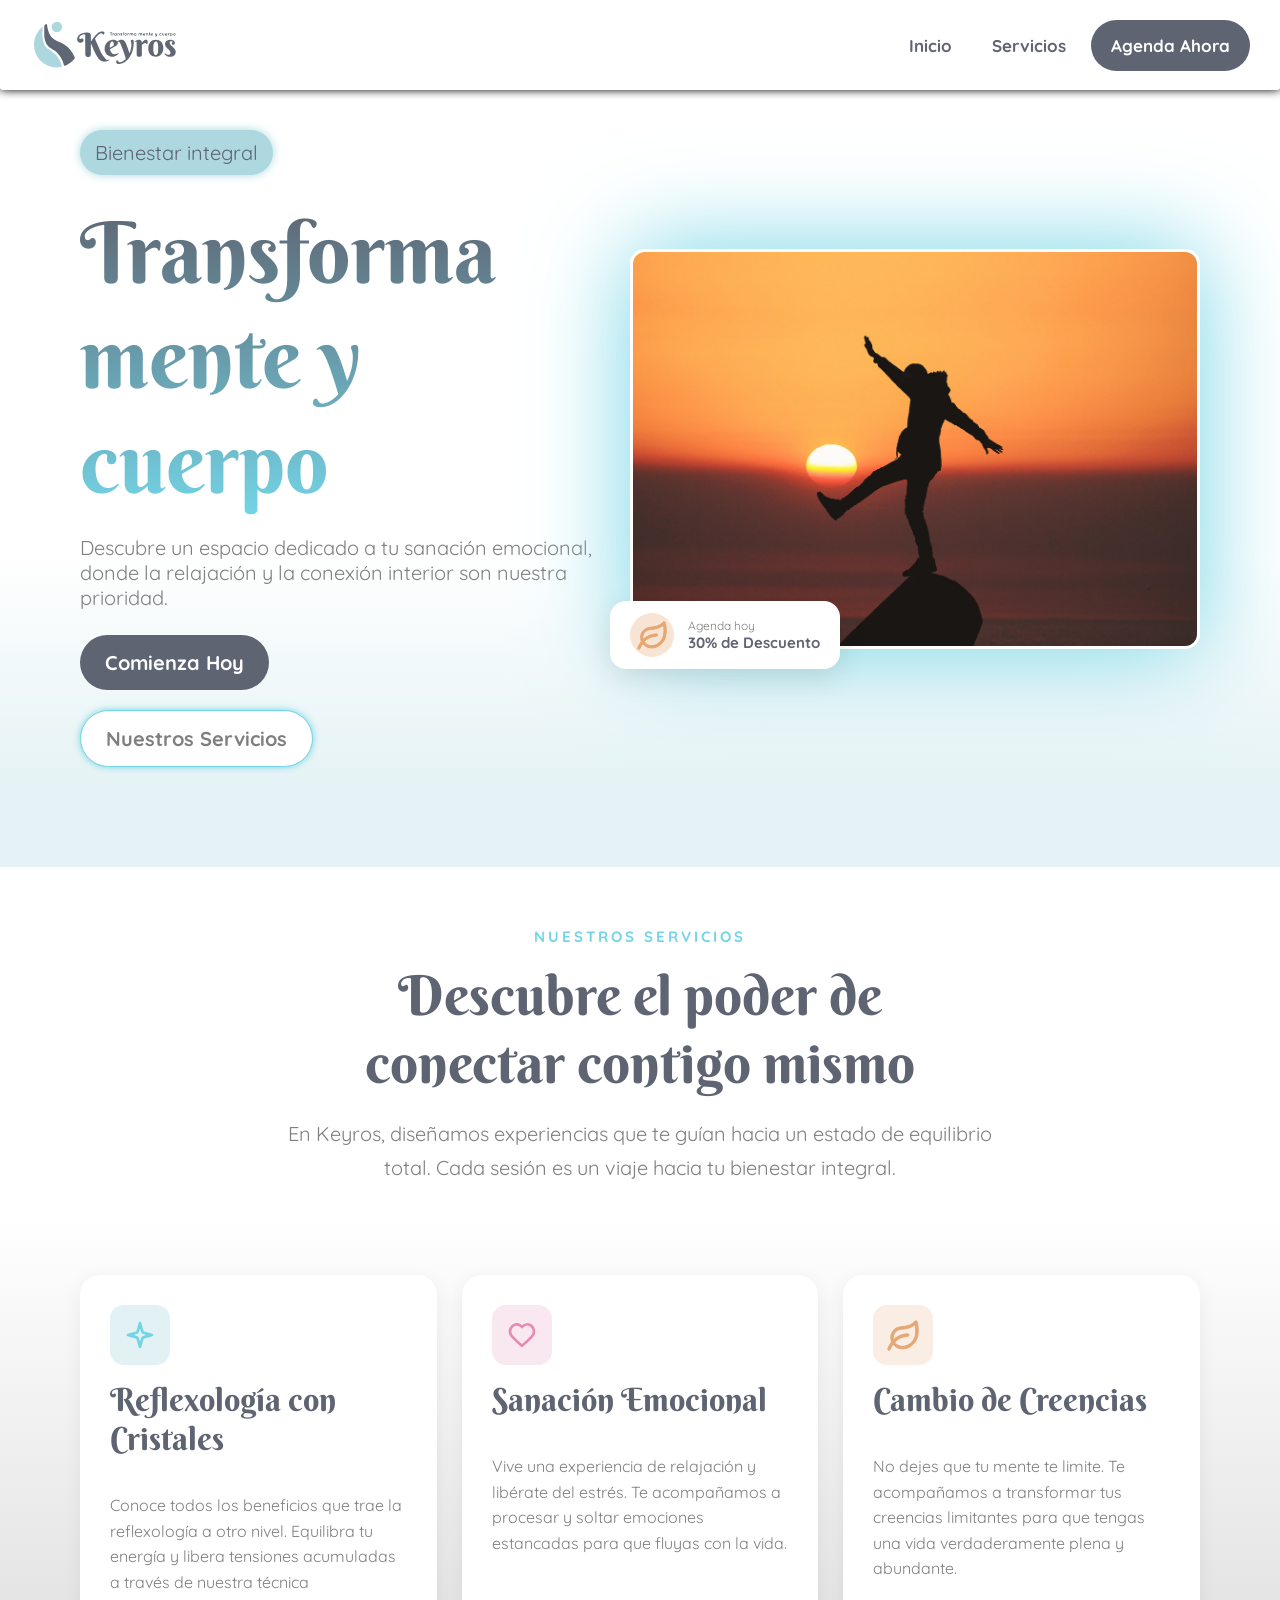
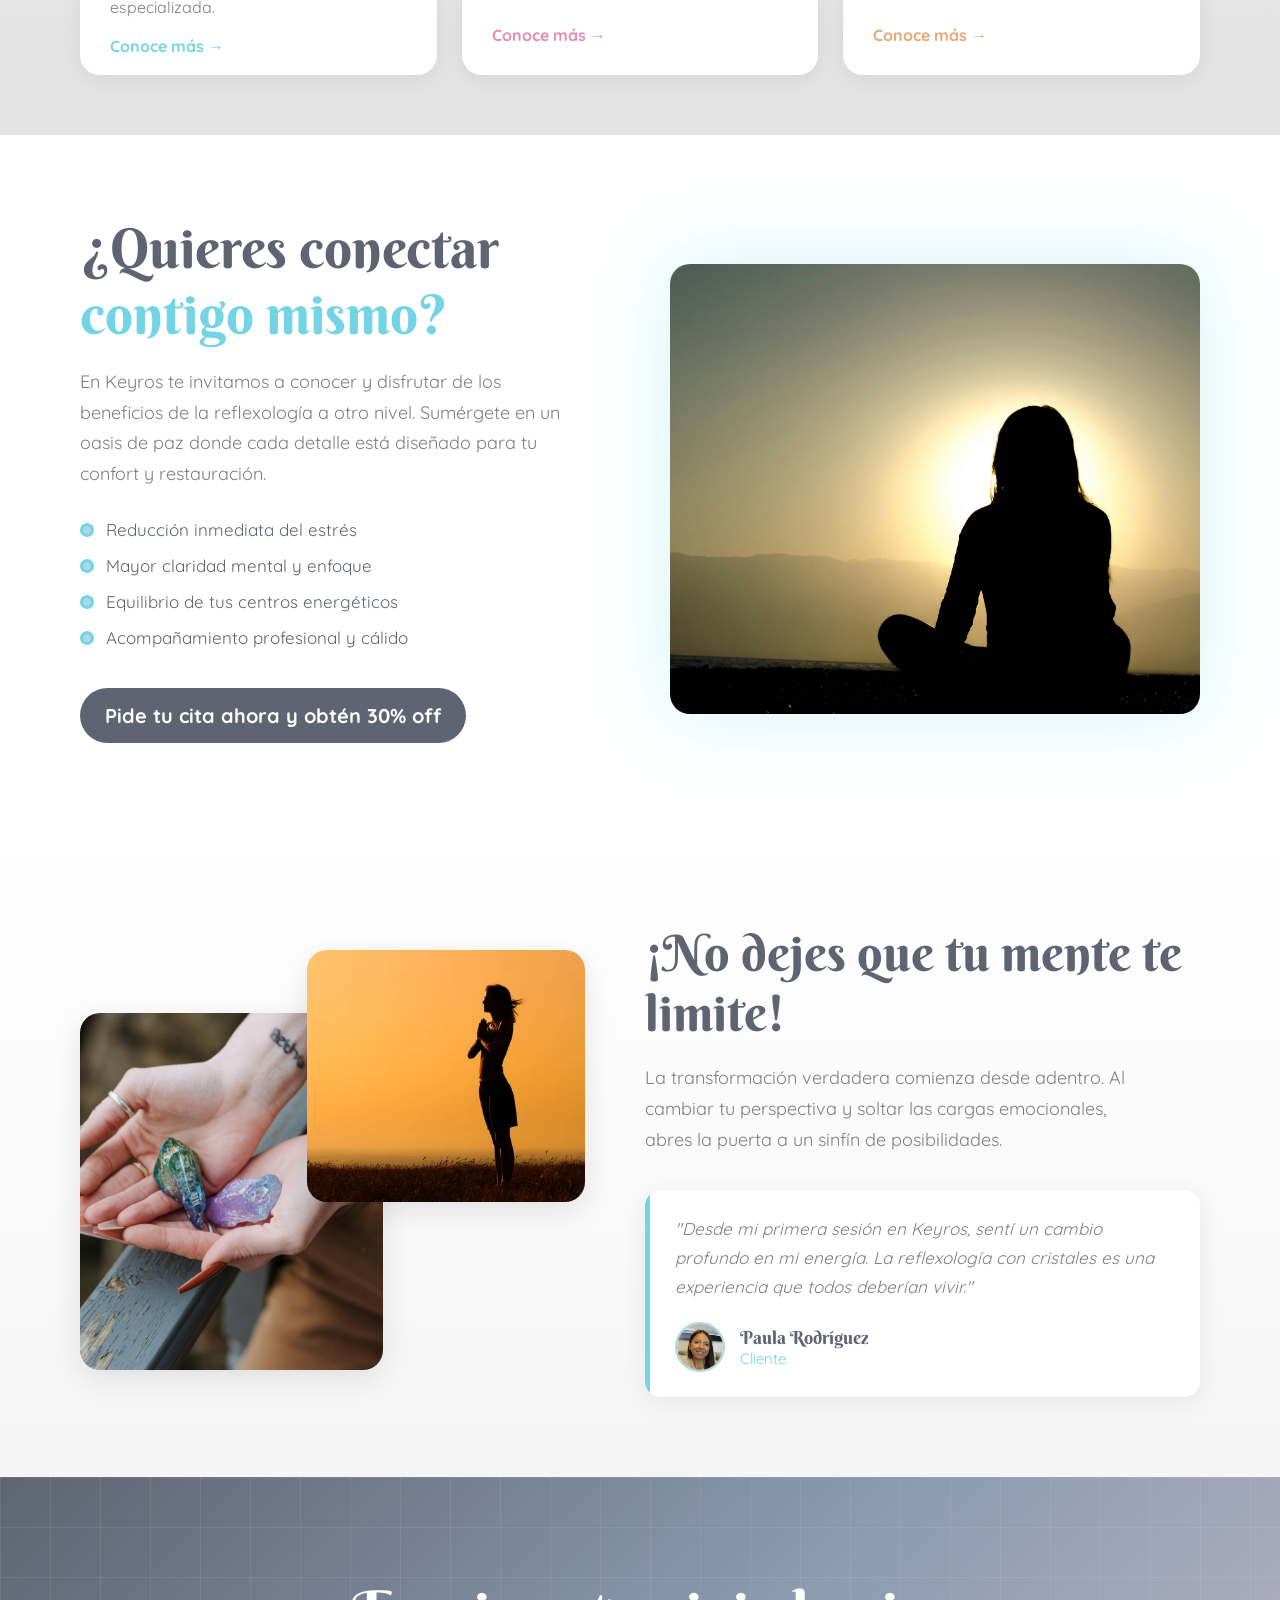
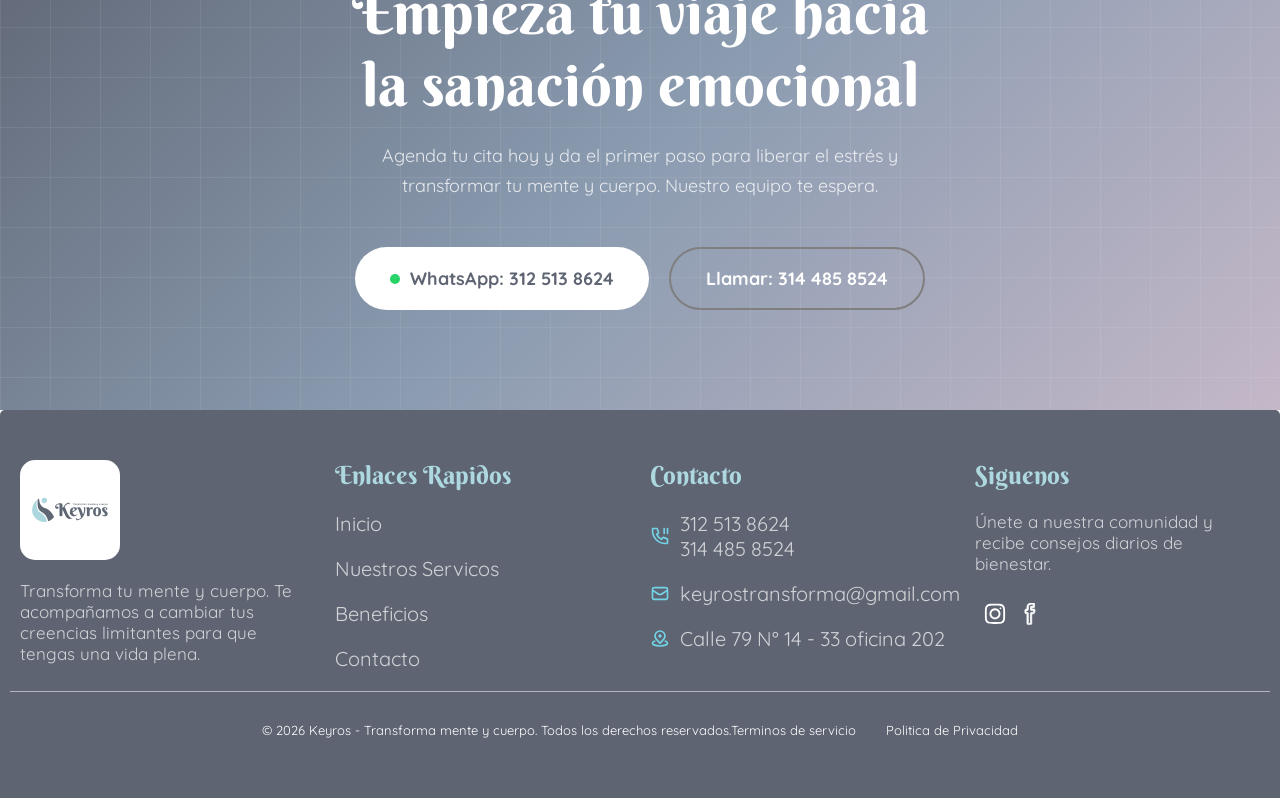
<file: index.html>
<!doctype html>
<html lang="en">
  <head>
    <meta charset="UTF-8" />
    <meta name="viewport" content="width=device-width, initial-scale=1.0" />
    <title>Keyros</title>
    <link rel="stylesheet" href="styles.css" />
    <link rel="stylesheet" href="index.css" />
    <link rel="icon" type="image/png" href="/imgs/page__icon.png" />
  </head>

  <body>
    <header class="header__container">
      <div class="logo">
        <img src="/imgs/logo_main.svg" alt="" class="logo__img" />
      </div>

      <div class="logo logo__mobile">
        <img src="/imgs/page__icon.png" alt="" class="logo__img" />
      </div>

      <input type="checkbox" id="toggle__menu" />
      <label for="toggle__menu">
        <img class="menu__icon" src="/imgs/bars-solid-full.svg" alt="" />
      </label>

      <nav class="menu">
        <ul class="menu__list">
          <li class="menu__item">
            <a class="menu__link" href="index.html">Inicio</a>
          </li>
          <li class="menu__item">
            <a class="menu__link" href="#servicios">Servicios</a>
          </li>
          <li class="menu__item agenda">
            <a class="menu__link" href="form.html">Agenda Ahora</a>
          </li>
        </ul>
      </nav>
    </header>

    <main>
      <section class="container__main__page background__gradient1">
        <div class="main__title">
          <div class="floating__text">
            <p>Bienestar integral</p>
          </div>

          <h1>Transforma mente y cuerpo</h1>
          <div class="menu__buttons">
            <p class="description__text">
              Descubre un espacio dedicado a tu sanación emocional, donde la
              relajación y la conexión interior son nuestra prioridad.
            </p>

            <a href="/form.html" class="start">
              <p>Comienza Hoy </p>
            </a>
            <a href="/servicios.html" class="services">
              <p>Nuestros Servicios</p>
            </button></a>
          </div>
        </div>

        <div class="main__image">
          <img src="/imgs/contraluz-silueta-atardecer.jpg" alt="" />

          <div class="float__card">
            <div class="float__card__icon">
              <img src="/imgs/leaf-svgrepo-com.svg" alt="" />
            </div>
            <div>
              <p class="float__card__label">Agenda hoy</p>
              <p class="float__card__texto">30% de Descuento</p>
            </div>
          </div>
        </div>
      </section>

      <section id="servicios" class="services__header">
        <p class="services__text">Nuestros Servicios</p>

        <h2 class="services__title">
          Descubre el poder de <br />
          conectar contigo mismo
        </h2>

        <p class="services__subtitle">
          En Keyros, diseñamos experiencias que te guían hacia un estado de
          equilibrio total. Cada sesión es un viaje hacia tu bienestar integral.
        </p>
      </section>

      <section class="cards__section background__gradient2">
        <div class="service__card">
          <div class="card__icon card__icon__blue">
            <img class="blue" src="/imgs/star-alt-4-svgrepo-com.svg" alt="" />
          </div>

          <h3 class="card__title">Reflexología con Cristales</h3>

          <p class="card__description">
            Conoce todos los beneficios que trae la reflexología a otro nivel.
            Equilibra tu energía y libera tensiones acumuladas a través de
            nuestra técnica especializada.
          </p>

          <a href="/servicios.html#1" class="card__link link__color__blue">Conoce más →</a>
        </div>

        <div class="service__card">
          <div class="card__icon card__icon__pink">
            <img class="pink" src="/imgs/heart-svgrepo-com.svg" alt="" />
          </div>

          <h3 class="card__title">Sanación Emocional</h3>

          <p class="card__description">
            Vive una experiencia de relajación y libérate del estrés. Te
            acompañamos a procesar y soltar emociones estancadas para que fluyas
            con la vida.
          </p>

          <a href="/servicios.html#2" class="card__link link__color__pink">Conoce más →</a>
        </div>

        <div class="service__card">
          <div class="card__icon card__icon__orange">
            <img class="orange" src="/imgs/leaf-svgrepo-com.svg" alt="" />
          </div>

          <h3 class="card__title">Cambio de Creencias</h3>

          <p class="card__description">
            No dejes que tu mente te limite. Te acompañamos a transformar tus
            creencias limitantes para que tengas una vida verdaderamente plena y
            abundante.
          </p>

          <a href="/servicios.html#3" class="card__link link__color__orange">Conoce más →</a>
        </div>
      </section>

      <section id="beneficios" class="benefits__section">
        <div class="benefits__text">
          <h2 class="benefits__title">
            ¿Quieres conectar <br />

            <span class="benefits__title__color">contigo mismo?</span>
          </h2>

          <p class="benefits__description">
            En Keyros te invitamos a conocer y disfrutar de los beneficios de la
            reflexología a otro nivel. Sumérgete en un oasis de paz donde cada
            detalle está diseñado para tu confort y restauración.
          </p>

          <ul class="benefits__list">
            <li class="benefit__item">
              <span class="benefit__dot"></span>
              Reducción inmediata del estrés
            </li>
            <li class="benefit__item">
              <span class="benefit__dot"></span>
              Mayor claridad mental y enfoque
            </li>
            <li class="benefit__item">
              <span class="benefit__dot"></span>
              Equilibrio de tus centros energéticos
            </li>
            <li class="benefit__item">
              <span class="benefit__dot"></span>
              Acompañamiento profesional y cálido
            </li>
          </ul>
           <a  href="/form.html"><button class="start space">Pide tu cita ahora y obtén 30% off</button></a>
        </div>
        <div class="benefits__img">
          <img src="/imgs/señora_mirando_el_sol_relajada.jpg" alt="" />
        </div>
      </section>

      <section class="mind__section">
        <div class="mind__imgs">
          <div class="mind__img mind__img__1">
            <img src="imgs/mano_sostiene_cristales_real.webp" alt="" />
          </div>

          <div class="mind__img mind__img__2">
            <img src="imgs/paz_persona_libre.jpg" alt="" />
          </div>
        </div>

        <div class="mind__content">
          <h2 class="mind__title">¡No dejes que tu mente te limite!</h2>

          <p class="mind__text">
            La transformación verdadera comienza desde adentro. Al cambiar tu
            perspectiva y soltar las cargas emocionales, abres la puerta a un
            sinfín de posibilidades.
          </p>

          <div class="testimonio">
            <div class="testimonial__separator"></div>

            <div class="testimonial__text">
              <p class="testimonial__opinion">
                "Desde mi primera sesión en Keyros, sentí un cambio profundo en
                mi energía. La reflexología con cristales es una experiencia que
                todos deberían vivir."
              </p>
              <div class="testimonial__person">
                <img
                  src="/imgs/persona_testimonio.JPG"
                  alt=""
                  class="testimonial__img"
                />
                <div>
                  <p class="name">Paula Rodríguez</p>

                  <p class="client">Cliente</p>
                </div>
              </div>
            </div>
          </div>
        </div>
      </section>

      <section id="contacto" class="call__section">
        <div class="call__background"></div>
        <div class="call__text">
          <h2 class="call__title">
            Empieza tu viaje hacia <br />
            la sanación emocional
          </h2>
          <p class="call__subtitle">
            Agenda tu cita hoy y da el primer paso para liberar el estrés y
            transformar tu mente y cuerpo. Nuestro equipo te espera.
          </p>
          <div class="call__buttons">
            <a
              href="https://wa.me/573125138624"
              target="_blank"
              class="call__button call__button__whats"
            >
              <span class="call__dot__green"></span>
              WhatsApp: 312 513 8624
            </a>
            <a
              href="tel:+573144858524"
              class="call__button call__button__phone"
            >
              Llamar: 314 485 8524
            </a>
          </div>
        </div>
      </section>
    </main>

    <footer>
      <div class="footer__text">
        <div class="footer__text__section">
          <div class="white__logo"><img src="/imgs/logo_main.svg" /></div>
          <div class="footer__paragraph">
            <p>
              Transforma tu mente y cuerpo. Te acompañamos a cambiar tus
              creencias limitantes para que tengas una vida plena.
            </p>
          </div>
        </div>
        <div class="footer__text__section">
          <div class="footer__section__title">
            <h3>Enlaces Rapidos</h3>
            <nav>
              <ul class="footer__list">
                <li class="footer__list__item"><a href="#">Inicio</a></li>

                <li class="footer__list__item">
                  <a href="#servicios">Nuestros Servicos</a>
                </li>

                <li class="footer__list__item">
                  <a href="#beneficios">Beneficios</a>
                </li>

                <li class="footer__list__item">
                  <a href="#contacto">Contacto</a>
                </li>
              </ul>
            </nav>
          </div>
        </div>
        <div class="footer__text__section">
          <div class="footer__section__title">
            <h3>Contacto</h3>
          </div>
          <nav>
            <ul class="footer__list">
              <li class="footer__list__item">
                <img
                  src="/imgs/phone-pause-svgrepo-com.svg"
                  alt=""
                  class="footer__link__icon"
                />
                <div class="numbers">
                  <a href=""> 312 513 8624 </a>
                  <br />
                  <a href=""> 314 485 8524 </a>
                </div>
              </li>

              <li class="footer__list__item">
                <img
                  src="/imgs/mail-svgrepo-com.svg"
                  alt=""
                  class="footer__link__icon"
                /><a href="mailto:keyrostransforma@gmail.com">keyrostransforma@gmail.com</a>
              </li>

              <li class="footer__list__item">
                <img
                  src="/imgs/map-pin-alt-svgrepo-com.svg"
                  alt=""
                  class="footer__link__icon"
                /><a
                  target="_blank"  href="https://www.google.com/maps/place/Cl.+79+%23+14-+33,+Bogot%C3%A1/@4.664915,-74.0572863,17z/data=!3m1!4b1!4m6!3m5!1s0x8e3f9a5f12ed7e97:0x460403b6933eddb8!8m2!3d4.664915!4d-74.0572863!16s%2Fg%2F11m6qz9rjn?entry=ttu&g_ep=EgoyMDI2MDQxNC4wIKXMDSoASAFQAw%3D%3D"
                  >Calle 79 N° 14 - 33 oficina 202</a
                >
              </li>
            </ul>
          </nav>
        </div>
        <div class="footer__text__section">
          <div class="footer__section__title">
            <h3>Siguenos</h3>
          </div>

          <p class="footer__paragraph">
            Únete a nuestra comunidad y recibe consejos diarios de bienestar.
          </p>

          <div class="footer__socials">
            <div class="footer_socials_img">
              <a href="https://www.instagram.com/keyros_transforma/" target="_blank">
                <img
                  class="footer__link__icon"
                  src="imgs/instagram-svgrepo-com.svg"
                  alt=""
                />
              </a>
            </div>
            <div class="footer_socials_img">
              <img
                class="footer__link__icon"
                src="imgs/facebook-svgrepo-com.svg"
                alt=""
              />
            </div>
          </div>
        </div>
      </div>
      <div class="footer__brand">
        <p class="brand">
          © 2026 Keyros - Transforma mente y cuerpo. Todos los derechos
          reservados.
        </p>

        <ul class="terminos">
          <li><a href="">Terminos de servicio</a></li>
          <li><a href="">Politica de Privacidad</a></li>
        </ul>
      </div>
    </footer>
  </body>
</html>
</file>
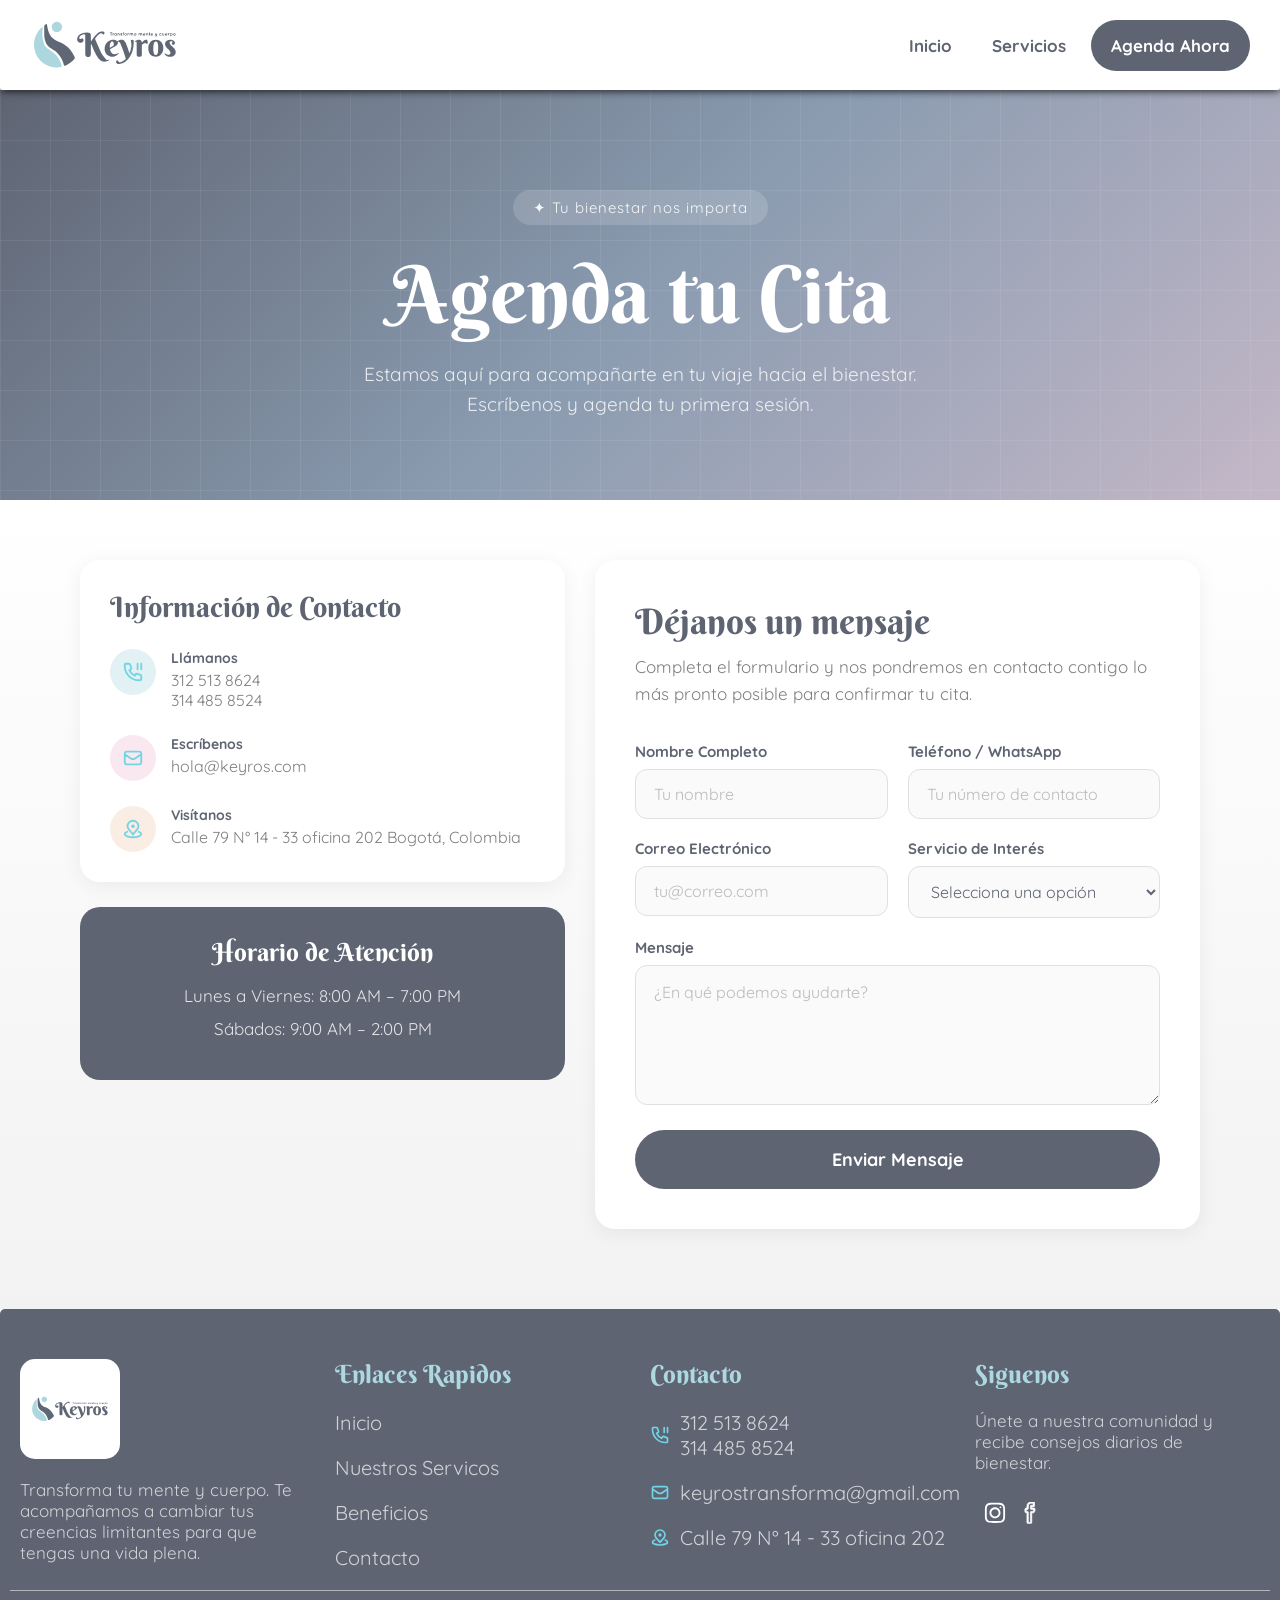
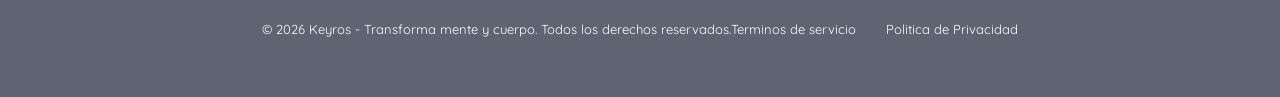
<file: form.html>
<!doctype html>
<html lang="es">
  <head>
    <meta charset="UTF-8" />
    <meta name="viewport" content="width=device-width, initial-scale=1.0" />
    <title>Agenda tu Cita - Keyros</title>
    <link rel="stylesheet" href="styles.css" />
    <link rel="stylesheet" href="form.css" />
    <link rel="icon" type="image/png" href="/imgs/page__icon.png" />
  </head>

  <body>
    <header class="header__container">
      <div class="logo">
        <img src="/imgs/logo_main.svg" alt="" class="logo__img" />
      </div>

      <div class="logo logo__mobile">
        <img src="/imgs/page__icon.png" alt="" class="logo__img" />
      </div>

      <input type="checkbox" id="toggle__menu" />
      <label for="toggle__menu">
        <img class="menu__icon" src="/imgs/bars-solid-full.svg" alt="" />
      </label>

      <nav class="menu">
        <ul class="menu__list">
          <li class="menu__item">
            <a class="menu__link" href="index.html">Inicio</a>
          </li>
          <li class="menu__item">
            <a class="menu__link" href="index.html#servicios">Servicios</a>
          </li>
          <li class="menu__item agenda">
            <a class="menu__link" href="form.html">Agenda Ahora</a>
          </li>
        </ul>
      </nav>
    </header>

    <main class="form__main">
      <section class="form__banner">
        <div class="form__banner__bg"></div>
        <div class="form__banner__content">
          <p class="form__banner__text">✦ Tu bienestar nos importa</p>
          <h1 class="form__banner__title">Agenda tu Cita</h1>
          <p class="form__banner__subtitle">
            Estamos aquí para acompañarte en tu viaje hacia el bienestar.
            Escríbenos y agenda tu primera sesión.
          </p>
        </div>
      </section>

      <section class="form__section">
        <div class="contact__info">
          <div class="contact__card">
            <h2 class="contact__card__title">Información de Contacto</h2>

            <div class="contact__item">
              <div class="contact__icon contact__icon__blue">
                <img src="/imgs/phone-pause-svgrepo-com.svg" alt="" />
              </div>
              <div>
                <p class="contact__label">Llámanos</p>
                <a href="tel:+573125138624" class="contact__value"
                  >312 513 8624</a
                ><br />
                <a href="tel:+573144858524" class="contact__value"
                  >314 485 8524</a
                >
              </div>
            </div>

            <div class="contact__item">
              <div class="contact__icon contact__icon__pink">
                <img src="/imgs/mail-svgrepo-com.svg" alt="" />
              </div>
              <div>
                <p class="contact__label">Escríbenos</p>
                <a href="" class="contact__value">hola@keyros.com</a>
              </div>
            </div>

            <div class="contact__item">
              <div class="contact__icon contact__icon__orange">
                <img src="/imgs/map-pin-alt-svgrepo-com.svg" alt="" />
              </div>
              <div>
                <p class="contact__label">Visítanos</p>
                <a
                  target="_blank"
                  class="contact__value"
                  href="https://www.google.com/maps/place/Cl.+79+%23+14-+33,+Bogot%C3%A1/@4.664915,-74.0572863,17z/data=!3m1!4b1!4m6!3m5!1s0x8e3f9a5f12ed7e97:0x460403b6933eddb8!8m2!3d4.664915!4d-74.0572863!16s%2Fg%2F11m6qz9rjn?entry=ttu&g_ep=EgoyMDI2MDQxNC4wIKXMDSoASAFQAw%3D%3D"
                  >Calle 79 N° 14 - 33 oficina 202 Bogotá, Colombia</a
                >
              </div>
            </div>
          </div>

          <div class="schedule__card">
            <h3 class="schedule__title">Horario de Atención</h3>
            <p class="schedule__line">Lunes a Viernes: 8:00 AM – 7:00 PM</p>
            <p class="schedule__line">Sábados: 9:00 AM – 2:00 PM</p>
          </div>
        </div>

        <form>
          <fieldset>
            <legend>Déjanos un mensaje</legend>

            <p>
              Completa el formulario y nos pondremos en contacto contigo lo más
              pronto posible para confirmar tu cita.
            </p>

            <div class="form__fields">
              <div class="form__row">
                <div class="form__group">
                  <label for="nombre">Nombre Completo</label>

                  <input type="text" id="nombre" placeholder="Tu nombre" />
                </div>

                <div class="form__group">
                  <label for="telefono">Teléfono / WhatsApp</label>

                  <input
                    type="tel"
                    id="telefono"
                    placeholder="Tu número de contacto"
                  />
                </div>
              </div>

              <div class="form__row">
                <div class="form__group">
                  <label for="correo">Correo Electrónico</label>

                  <input type="email" id="correo" placeholder="tu@correo.com" />
                </div>
                <div class="form__group">
                  <label for="servicio">Servicio de Interés</label>
                  <select id="servicio">
                    <option>Selecciona una opción</option>
                    <option>Reflexología con Cristales</option>
                    <option>Sanación Emocional</option>
                    <option>Cambio de Creencias</option>
                    <option>Otro</option>
                  </select>
                </div>
              </div>

              <div class="form__group form__group__full">
                <label for="mensaje">Mensaje</label>
                <textarea
                  id="mensaje"
                  placeholder="¿En qué podemos ayudarte?"
                ></textarea>
              </div>

              <button>Enviar Mensaje</button>
            </div>
          </fieldset>
        </form>
      </section>
    </main>

    <footer>
      <div class="footer__text">
        <div class="footer__text__section">
          <div class="white__logo"><img src="/imgs/logo_main.svg" /></div>
          <div class="footer__paragraph">
            <p>
              Transforma tu mente y cuerpo. Te acompañamos a cambiar tus
              creencias limitantes para que tengas una vida plena.
            </p>
          </div>
        </div>
        <div class="footer__text__section">
          <div class="footer__section__title">
            <h3>Enlaces Rapidos</h3>
            <nav>
              <ul class="footer__list">
                <li class="footer__list__item">
                  <a href="/index.html">Inicio</a>
                </li>

                <li class="footer__list__item">
                  <a href="/index.html#servicios">Nuestros Servicos</a>
                </li>

                <li class="footer__list__item">
                  <a href="/index.html#beneficios">Beneficios</a>
                </li>

                <li class="footer__list__item">
                  <a href="/index.html#contacto">Contacto</a>
                </li>
              </ul>
            </nav>
          </div>
        </div>
        <div class="footer__text__section">
          <div class="footer__section__title">
            <h3>Contacto</h3>
          </div>
          <nav>
            <ul class="footer__list">
              <li class="footer__list__item">
                <img
                  src="/imgs/phone-pause-svgrepo-com.svg"
                  alt=""
                  class="footer__link__icon"
                />
                <div class="numbers">
                  <a href=""> 312 513 8624 </a>
                  <br />
                  <a href=""> 314 485 8524 </a>
                </div>
              </li>

              <li class="footer__list__item">
                <img
                  src="/imgs/mail-svgrepo-com.svg"
                  alt=""
                  class="footer__link__icon"
                /><a href="mailto:keyrostransforma@gmail.com">keyrostransforma@gmail.com</a>
              </li>

              <li class="footer__list__item">
                <img
                  src="/imgs/map-pin-alt-svgrepo-com.svg"
                  alt=""
                  class="footer__link__icon"
                /><a
                  target="_blank"
                  href="https://www.google.com/maps/place/Cl.+79+%23+14-+33,+Bogot%C3%A1/@4.664915,-74.0572863,17z/data=!3m1!4b1!4m6!3m5!1s0x8e3f9a5f12ed7e97:0x460403b6933eddb8!8m2!3d4.664915!4d-74.0572863!16s%2Fg%2F11m6qz9rjn?entry=ttu&g_ep=EgoyMDI2MDQxNC4wIKXMDSoASAFQAw%3D%3D"
                  >Calle 79 N° 14 - 33 oficina 202</a
                >
              </li>
            </ul>
          </nav>
        </div>
        <div class="footer__text__section">
          <div class="footer__section__title">
            <h3>Siguenos</h3>
          </div>

          <p class="footer__paragraph">
            Únete a nuestra comunidad y recibe consejos diarios de bienestar.
          </p>

          <div class="footer__socials">
            <div class="footer_socials_img">
              <a
                href="https://www.instagram.com/keyros_transforma/"
                target="_blank"
              >
                <img
                  class="footer__link__icon"
                  src="imgs/instagram-svgrepo-com.svg"
                  alt=""
                />
              </a>
            </div>
            <div class="footer_socials_img">
              <img
                class="footer__link__icon"
                src="imgs/facebook-svgrepo-com.svg"
                alt=""
              />
            </div>
          </div>
        </div>
      </div>
      <div class="footer__brand">
        <p class="brand">
          © 2026 Keyros - Transforma mente y cuerpo. Todos los derechos
          reservados.
        </p>

        <ul class="terminos">
          <li><a href="">Terminos de servicio</a></li>
          <li><a href="">Politica de Privacidad</a></li>
        </ul>
      </div>
    </footer>
  </body>
</html>
</file>
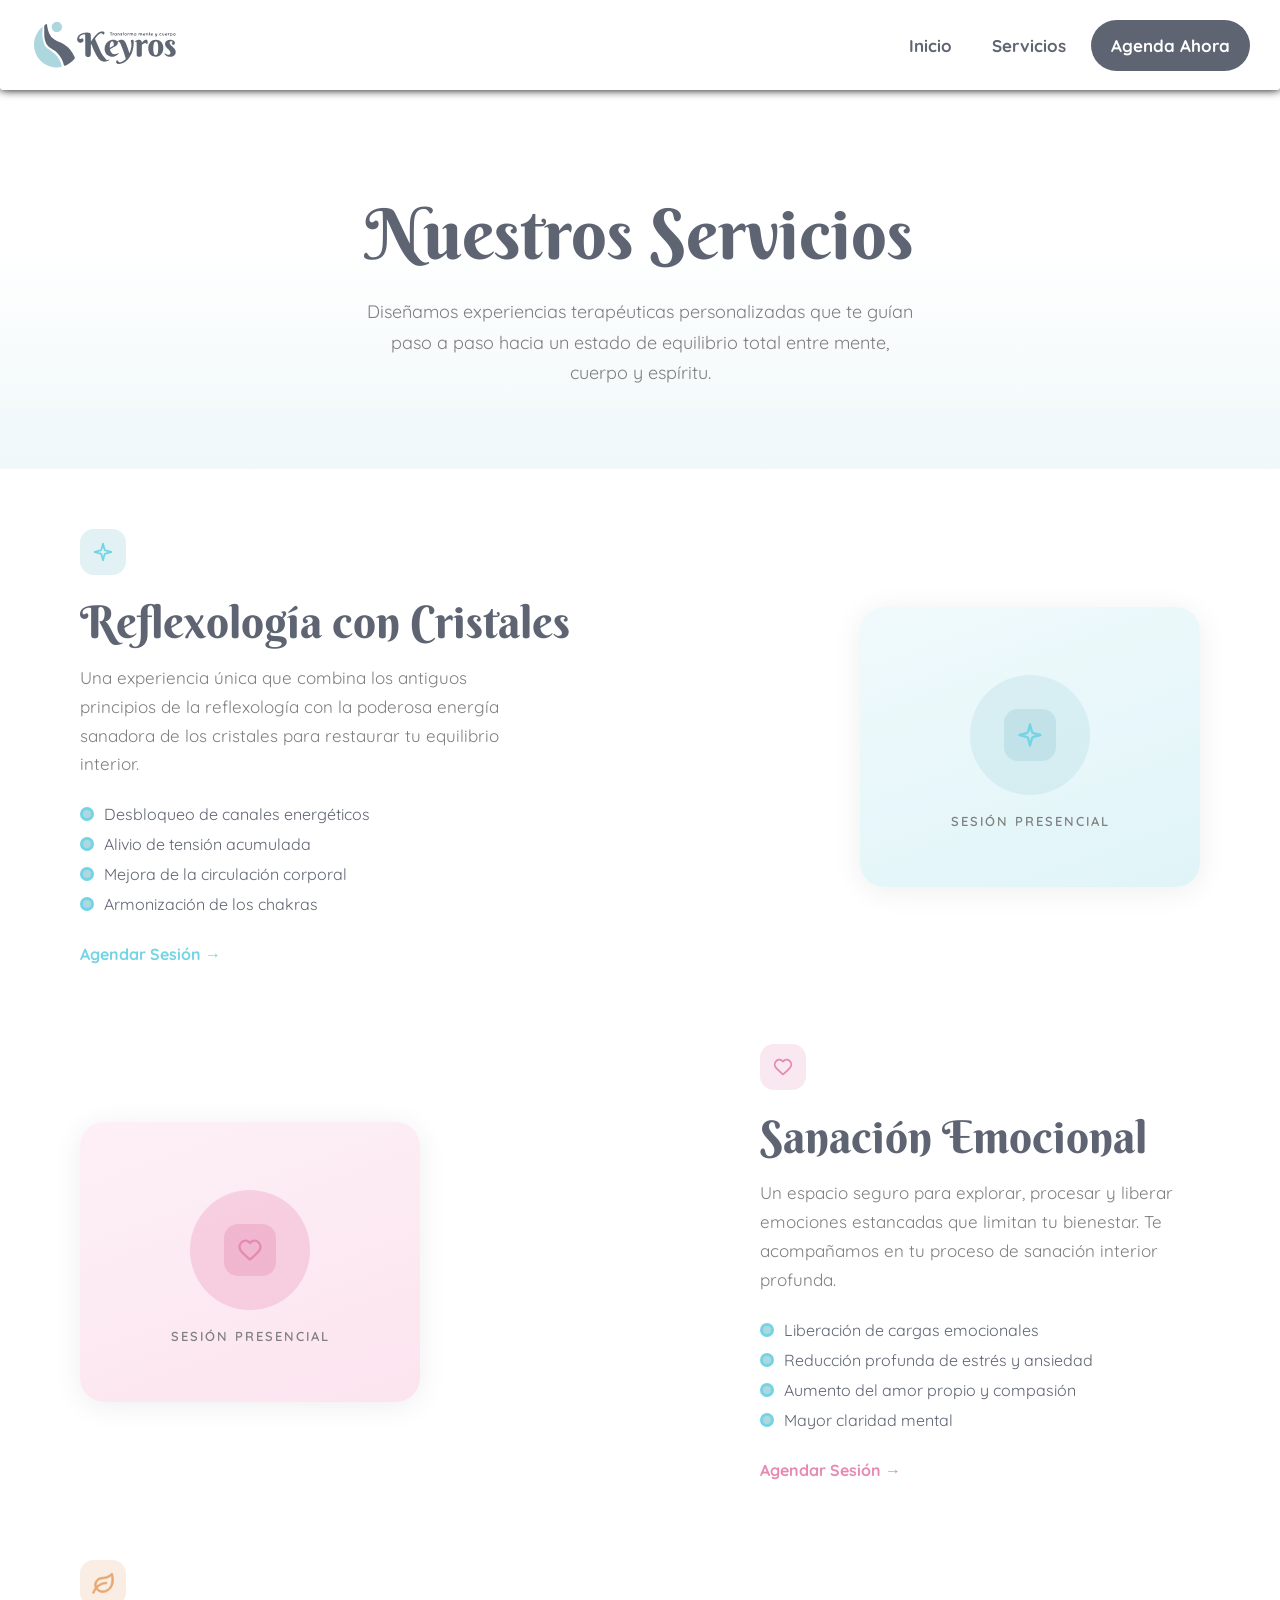
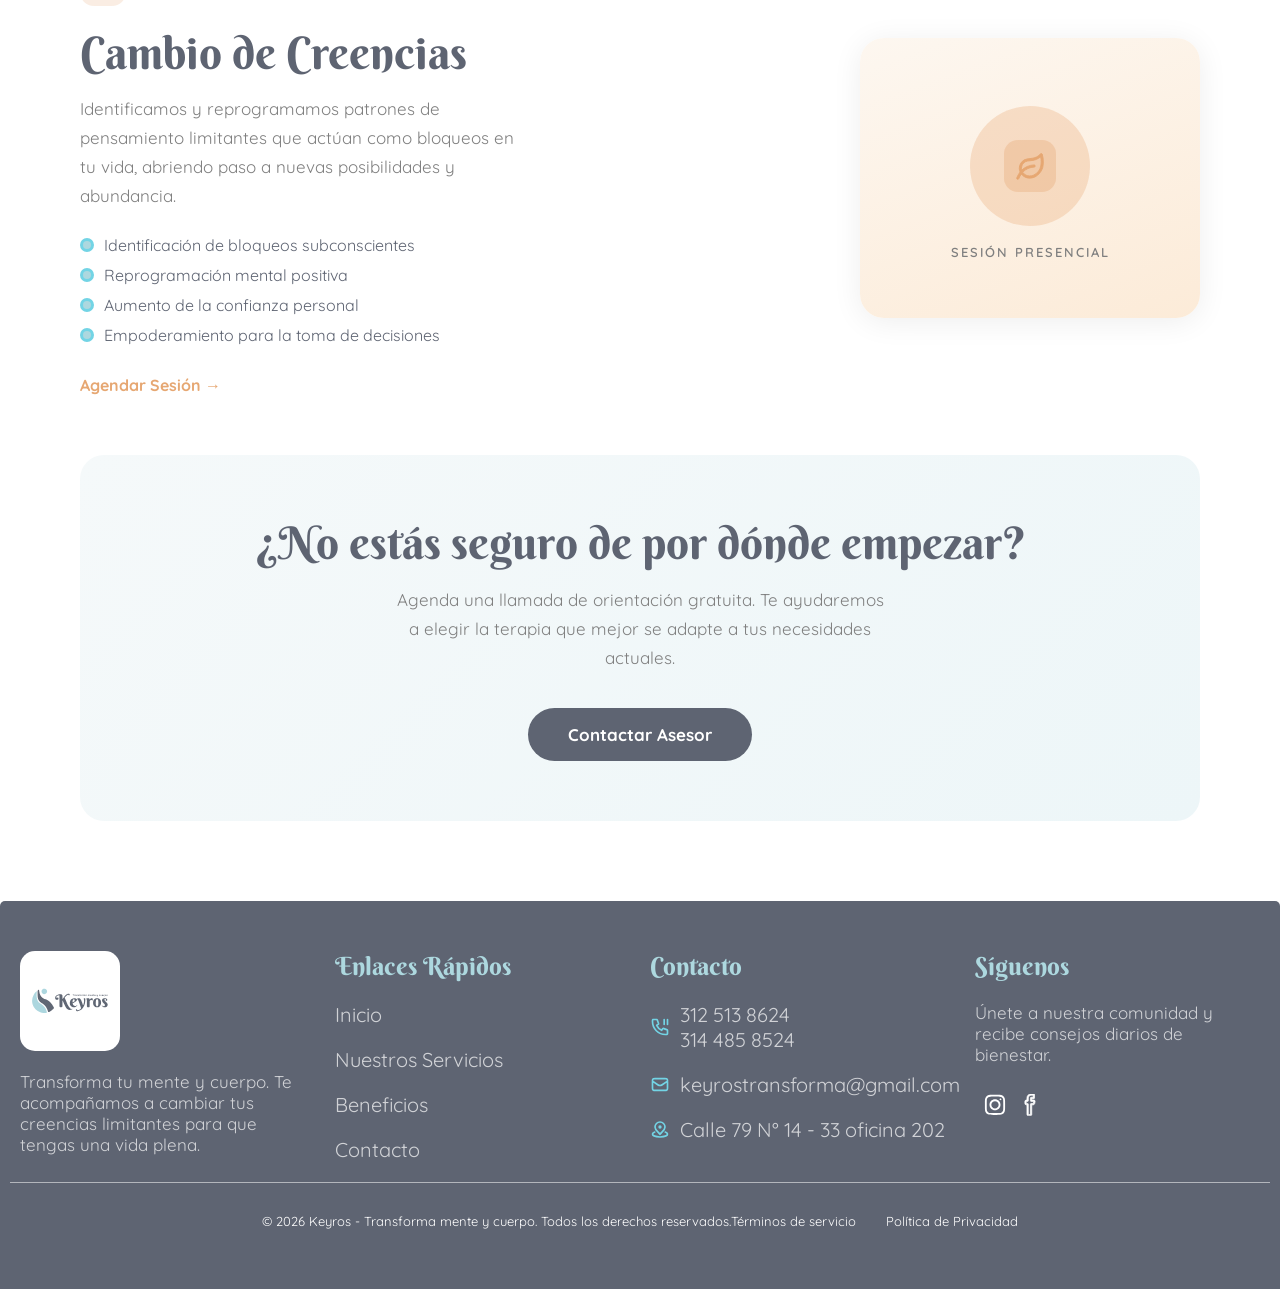
<file: servicios.html>
<!doctype html>
<html lang="es">
  <head>
    <meta charset="UTF-8" />
    <meta name="viewport" content="width=device-width, initial-scale=1.0" />
    <title>Nuestros Servicios - Keyros</title>
    <link rel="stylesheet" href="styles.css" />
    <link rel="stylesheet" href="servicios.css" />
    <link rel="icon" type="image/png" href="/imgs/page__icon.png" />
  </head>

  <body>
    <header class="header__container">
      <div class="logo">
        <img src="/imgs/logo_main.svg" alt="" class="logo__img" />
      </div>
      <div class="logo logo__mobile">
        <img src="/imgs/page__icon.png" alt="" class="logo__img" />
      </div>
      <input type="checkbox" id="toggle__menu" />
      <label for="toggle__menu">
        <img class="menu__icon" src="/imgs/bars-solid-full.svg" alt="" />
      </label>
      <nav class="menu">
        <ul class="menu__list">
          <li class="menu__item">
            <a class="menu__link" href="index.html">Inicio</a>
          </li>
          <li class="menu__item">
            <a class="menu__link" href="index.html#servicios">Servicios</a>
          </li>
          <li class="menu__item agenda">
            <a class="menu__link" href="form.html">Agenda Ahora</a>
          </li>
        </ul>
      </nav>
    </header>

    <main>
      <section class="banner">
        <h1 class="banner__title">Nuestros <span>Servicios</span></h1>
        <p class="banner__subtitle">
          Diseñamos experiencias terapéuticas personalizadas que te guían paso a
          paso hacia un estado de equilibrio total entre mente, cuerpo y
          espíritu.
        </p>
      </section>

      <section class="services__list">
        <div id="1" class="service__row">
          <div class="service__text">
            <div class="service__badge blue">
              <img src="/imgs/star-alt-4-svgrepo-com.svg" alt="" />
            </div>
            <h2 class="service__name">Reflexología con Cristales</h2>
            <p class="service__desc">
              Una experiencia única que combina los antiguos principios de la
              reflexología con la poderosa energía sanadora de los cristales
              para restaurar tu equilibrio interior.
            </p>
            <ul class="check__list">
              <li class="check__item"><span class="benefit__dot"></span>Desbloqueo de canales energéticos</li>
              <li class="check__item"><span class="benefit__dot"></span>Alivio de tensión acumulada</li>
              <li class="check__item"><span class="benefit__dot"></span>Mejora de la circulación corporal</li>
              <li class="check__item"><span class="benefit__dot"></span>Armonización de los chakras</li>
            </ul>
            <a href="form.html" class="card__link link__color__blue"
              >Agendar Sesión →</a
            >
          </div>

          <div class="service__img__card blue">
            <div class="card__icon__center">
              <div class="circle__bg blue"></div>
              <div class="icon__box blue">
                <img src="/imgs/star-alt-4-svgrepo-com.svg" alt="" />
              </div>
            </div>
            <p class="card__label">Sesión Presencial</p>
          </div>
        </div>

        <div id="2" class="service__row reverse">
          <div class="service__text">
            <div class="service__badge pink">
              <img src="/imgs/heart-svgrepo-com.svg" alt="" />
            </div>
            <h2 class="service__name">Sanación Emocional</h2>
            <p class="service__desc">
              Un espacio seguro para explorar, procesar y liberar emociones
              estancadas que limitan tu bienestar. Te acompañamos en tu proceso
              de sanación interior profunda.
            </p>
            <ul class="check__list">
              <li class="check__item"><span class="benefit__dot"></span>Liberación de cargas emocionales</li>
              <li class="check__item"><span class="benefit__dot"></span>
                Reducción profunda de estrés y ansiedad
              </li>
              <li class="check__item"><span class="benefit__dot"></span>Aumento del amor propio y compasión</li>
              <li class="check__item"><span class="benefit__dot"></span>Mayor claridad mental</li>
            </ul>
            <a href="form.html" class="card__link link__color__pink"
              >Agendar Sesión →</a
            >
          </div>

          <div class="service__img__card pink">
            <div class="card__icon__center">
              <div class="circle__bg pink"></div>
              <div class="icon__box pink">
                <img src="/imgs/heart-svgrepo-com.svg" alt="" />
              </div>
            </div>
            <p class="card__label">Sesión Presencial</p>
          </div>
        </div>

        <div id="3" class="service__row">
          <div class="service__text">
            <div class="service__badge orange">
              <img src="/imgs/leaf-svgrepo-com.svg" alt="" />
            </div>
            <h2 class="service__name">Cambio de Creencias</h2>
            <p class="service__desc">
              Identificamos y reprogramamos patrones de pensamiento limitantes
              que actúan como bloqueos en tu vida, abriendo paso a nuevas
              posibilidades y abundancia.
            </p>
            <ul class="check__list">
              <li class="check__item"><span class="benefit__dot"></span>
                Identificación de bloqueos subconscientes
              </li>
              <li class="check__item"><span class="benefit__dot"></span>Reprogramación mental positiva</li>
              <li class="check__item"><span class="benefit__dot"></span>Aumento de la confianza personal</li>
              <li class="check__item"><span class="benefit__dot"></span>
                Empoderamiento para la toma de decisiones
              </li>
            </ul>
            <a href="form.html" class="card__link link__color__orange"
              >Agendar Sesión →</a
            >
          </div>

          <div class="service__img__card orange">
            <div class="card__icon__center">
              <div class="circle__bg orange"></div>
              <div class="icon__box orange">
                <img src="/imgs/leaf-svgrepo-com.svg" alt="" />
              </div>
            </div>
            <p class="card__label">Sesión Presencial</p>
          </div>
        </div>
      </section>

      <div class="call__bottom">
        <h2 class="call__title">¿No estás seguro de por dónde empezar?</h2>
        <p class="call__subtitle">
          Agenda una llamada de orientación gratuita. Te ayudaremos a elegir la
          terapia que mejor se adapte a tus necesidades actuales.
        </p>
        <a href="form.html" class="call__button">Contactar Asesor</a>
      </div>
    </main>

    <footer>
      <div class="footer__text">
        <div class="footer__text__section">
          <div class="white__logo"><img src="/imgs/logo_main.svg" /></div>
          <div class="footer__paragraph">
            <p>
              Transforma tu mente y cuerpo. Te acompañamos a cambiar tus
              creencias limitantes para que tengas una vida plena.
            </p>
          </div>
        </div>
        <div class="footer__text__section">
          <div class="footer__section__title">
            <h3>Enlaces Rápidos</h3>
            <nav>
              <ul class="footer__list">
                <li class="footer__list__item">
                  <a href="index.html">Inicio</a>
                </li>
                <li class="footer__list__item">
                  <a href="index.html#servicios">Nuestros Servicios</a>
                </li>
                <li class="footer__list__item">
                  <a href="index.html#beneficios">Beneficios</a>
                </li>
                <li class="footer__list__item">
                  <a href="index.html#contacto">Contacto</a>
                </li>
              </ul>
            </nav>
          </div>
        </div>
        <div class="footer__text__section">
          <div class="footer__section__title"><h3>Contacto</h3></div>
          <nav>
            <ul class="footer__list">
              <li class="footer__list__item">
                <img
                  src="/imgs/phone-pause-svgrepo-com.svg"
                  alt=""
                  class="footer__link__icon"
                />
                <div class="numbers">
                  <a href="tel:+573125138624">312 513 8624</a><br />
                  <a href="tel:+573144858524">314 485 8524</a>
                </div>
              </li>
              <li class="footer__list__item">
                <img
                  src="/imgs/mail-svgrepo-com.svg"
                  alt=""
                  class="footer__link__icon"
                />
                <a href="mailto:keyrostransforma@gmail.com">keyrostransforma@gmail.com</a>
              </li>
              <li class="footer__list__item">
                <img
                  src="/imgs/map-pin-alt-svgrepo-com.svg"
                  alt=""
                  class="footer__link__icon"
                />
                <a
                  target="_blank"
                  href="https://www.google.com/maps/place/Cl.+79+%23+14-+33,+Bogot%C3%A1"
                  >Calle 79 N° 14 - 33 oficina 202</a
                >
              </li>
            </ul>
          </nav>
        </div>
        <div class="footer__text__section">
          <div class="footer__section__title"><h3>Síguenos</h3></div>
          <p class="footer__paragraph">
            Únete a nuestra comunidad y recibe consejos diarios de bienestar.
          </p>
          <div class="footer__socials">
            <div class="footer_socials_img">
              <a
                href="https://www.instagram.com/keyros_transforma/"
                target="_blank"
              >
                <img
                  class="footer__link__icon"
                  src="imgs/instagram-svgrepo-com.svg"
                  alt=""
                />
              </a>
            </div>
            <div class="footer_socials_img">
              <a
                href="https://web.facebook.com/?locale=es_LA&_rdc=1&_rdr#"
                target="_blank"
              >
                <img
                  class="footer__link__icon"
                  src="imgs/facebook-svgrepo-com.svg"
                  alt=""
                />
              </a>
            </div>
          </div>
        </div>
      </div>
      <div class="footer__brand">
        <p class="brand">
          © 2026 Keyros - Transforma mente y cuerpo. Todos los derechos
          reservados.
        </p>
        <ul class="terminos">
          <li><a href="">Términos de servicio</a></li>
          <li><a href="">Política de Privacidad</a></li>
        </ul>
      </div>
    </footer>
  </body>
</html>
</file>
<file: styles.css>
@import url('https://fonts.googleapis.com/css2?family=Berkshire+Swash&family=Oswald:wght@200..700&family=Pirata+One&family=Quicksand:wght@300..700&display=swap');



* {
    padding: 0;
    margin: 0;
    box-sizing: border-box;
}

:root {
    --main-light-blue: #add8df;
    --main-blue: #73d4e5;
    --main-dark-blue: #5e6472;
    --main-grey: #7f7f7f;
    --main-pink: #e68ab3;
    --main-orange: #e6a772;
    --main-text: Quicksand;
    --main-titles: Berkshire Swash;

     --section-px: 80px;
}

html {
    font-size: 62.5%;
    font-family: var(--main-text);
    scroll-behavior: smooth;

}
ul{
    list-style: none;
}

button {

    font-family: var(--main-text);
}


body {
    display: flex;
    flex-direction: column;
    min-height: 100vh;

}
section {
    scroll-margin-top: 90px; 
}

header {
    position: fixed;
    width: 100%;
    background-color: white;
    height: 90px;
    padding: 0px 30px;
    display: flex;
    justify-content: space-between;
    align-items: center;
    border-radius: 0 0 3px 3px;
    box-shadow: 0 0 10px black;
    z-index: 10;
}

.logo {
    width: 150px;
    height: 100%;

}

.logo__img {
    display: block;
    object-fit: fill;
    height: 100%;
    width: 100%;

}

.logo__mobile {

    display: none;
}

a{

    text-decoration: none;
    color:var(--main-dark-blue) ;


}

.menu__list {
    display: flex;
    align-items: center;
    list-style: none;
    gap: 10px;

}

.menu__link {
    text-decoration: none;
    color: var(--main-dark-blue);
    font-weight: bold;
    font-size: 1.7rem;
    transition: all 0.3s;

}

.menu__link:hover {

    color: #73d4e5;
}



.menu__item {

    padding: 15px;

}


.agenda {

    background-color: var(--main-dark-blue);
    border-radius: 40px;
    transition: all 0.3s;

}

.agenda:hover {

    background-color: #73d4e5;
    transform: translateY(-3px);

}

.menu__item.agenda{

    padding: 0px;
    width: fit-content;
    height: fit-content;


}

.agenda>a {
    display: block;
    color: white;
    padding: 15px 20px;
   
    


}

.agenda>a:hover{

    color: white;


}

main {

    margin-top: 90px;
}

h1 {

    font-family: var(--main-titles);
    color: var(--main-dark-blue);

}


footer {
    padding: 30px 10px;
    background-color: var(--main-dark-blue);
    text-align: center;
    margin-top: auto;
    border-radius: 5px 5px 0 0;

}

footer>p {
    color: white;
}

#toggle__menu,
.menu__icon {

    display: none;
    width: 50px;
    height: 100%;


}


.footer__text {

    display: flex;
    width: 100%;
    justify-content: space-between;
    gap: 10px;

}



.white__logo {

    
    background-color: white;
    border-radius: 15px;
    width: 100px;
    height: 100px;
    padding: 10px 10px;
    


}

.white__logo>img{

    width: 100%;



}

.footer__text__section {
    width: 25%;
    color: var(--main-light-blue);
    padding: 20px 10px;

}


.footer__section__title, .footer__section__title>h3{

    font-family: var(--main-titles);
    font-size: 2.5rem;
    font-weight: 500;
    text-align: left;

}

.footer__paragraph>p, .footer__list__item>div>a,.footer__list__item>a, .footer__text__section>p{

    font-family: var(--main-text);
    color: rgba(255, 255, 255, 0.712);
    font-size: 2rem;
    font-weight: 400;
    text-align: left;

}

.footer__list__item{
    text-align: left;
    transition: all 0.2s;
    margin-top: 20px;
    display: flex;
    gap: 10px;

}

.footer__list__item>a:hover,.footer__list__item>div>a:hover{

    color: var(--main-blue);
}

.footer__paragraph>p, .footer__text__section>p{

    font-size: 1.7rem;



}

 .footer__paragraph{

    margin-top: 20px;
    



}

.footer__list{

    list-style: none;
    
}
.footer__link__icon{

    width: 20px;
    transition: all 0.2s;
    


}
.footer__link__icon:hover{

    transform: scale(1.1);


}

.footer__socials{
    margin-top: 30PX;
    margin-left: 10px;
    display: flex;
    gap: 15px;
}
.footer_socials_img{

    transform: scale(1.1);
}
.footer_socials_img:hover{

    transform: scale(1.1);
    cursor: pointer;
}

.footer__brand{
    border-top: rgba(255, 255, 255, 0.531) 1px solid;
    padding: 30px 0px;
    display: flex;
    flex-wrap: wrap;
    justify-content: space-between;
    align-items: center;
    justify-content: center;
    row-gap: 20px;

}
.terminos>li>a{
    color: white;
    font-size: 1.3rem;
    font-weight: 400;

}

ul>.terminos>li>a:hover{

    color: var(--main-blue);


}

.brand{

    color: white;
    font-size: 1.3rem;
}

.terminos{
    display: flex;
    gap: 30px;
}


@media(max-width: 900px){


    .footer__text{
        flex-direction: column;
    }

 .footer__text__section{

    width: 50%;
 }

 .footer__paragraph{

    text-align: center;
 }

}


@media (max-width: 600px) {

    :root {
        --section-px: 15px;
    }

    .logo {

        display: none;
    }

    .logo__mobile {

        display: block;
        height: 55%;
        width: 40px;
    }
    .logo__mobile>img{

        width: 100%;
    }

    .menu {
        position: absolute;
        top: 70px;
        left: 0;
        width: 0;
        height: 0;
        overflow: hidden;
        opacity: 0;
        border-radius: 0px 0px 5rem 0px;
        transition: width 0.3s ease, height 0.3s ease, opacity 0.3s ease, border-radius 0.3s ease;
        background-color: white;
    }



    .menu__list {
        width: 100%;
        gap: 0;
        height: 17.5rem;
        flex-direction: column;
        justify-content: center;
        align-items: center;
        position: absolute;
        left: 0;
        top: 0;


    }

    .menu__list li {
        width: 100%;
        display: flex;
        align-items: center;
        justify-content: center;
        padding: 2rem 0;
        /* border-bottom: 1px solid var(--main-dark-blue); */


    }

    .menu__list li:first-child {
        border-bottom: 1px solid var(--main-dark-blue);
        border-top: 1px solid var(--main-dark-blue);
    }

    .menu__icon {

        display: block;
        cursor: pointer;

    }

    #toggle__menu:checked~.menu {
        height: 17.5rem;
        width: 100%;
        opacity: 1;
        border-radius: 0px 0px 0px 0px;
    }



    header {
        flex-direction: row-reverse;
        height: 70px;
        transition: border-radius 0.3s ease;
        padding: 0 15px ;

    }

    header:has(#toggle__menu:checked) {
        border-radius: 0 0 0 0;
    }

    .menu__item.agenda{
        width: 100%;
        border-radius: 0;


    }

    .agenda>a, .menu__link{
        
        text-align: center;
        width: 100%;
        
        
    

    }

    .agenda>a{

        height: 65px;



    }

   



}
</file>
<file: index.css>
.container__main__page {

    display: flex;
    flex-wrap: wrap;
    align-items: center;
    gap: 30px;
    height: fit-content;
    width: 100%;
    padding: 40px var(--section-px) 100px ;



}

.background__gradient1 {

    background: RGBA(173, 216, 223, 100);
    background: linear-gradient(0deg, #add8df50 11%, rgba(255, 255, 255, 1) 40%);


}

.background__gradient2 {

    background: #7F7F7F;
    background: linear-gradient(0deg, rgba(127, 127, 127, 0.22) 21%, rgba(255, 255, 255, 1) 100%);
}


.main__title {

    flex: 1 1 300px;
    min-width: 0;

}

.main__image {

    position: relative;
    box-shadow: 0 0 100px var(--main-blue);
    flex: 1 1 350px;
    height: 400px;
    border-radius: 15px;
    transition: all 0.3s;



}

.main__image:hover,.mind__img__1:hover, .mind__img__2:hover, .benefits__img:hover{

    transform: rotate(1deg) scale(1.02);


}

.main__image>img{
    height: 100%;
    width: 100%;
    object-fit: cover;
    border-radius: 15px;
    border: 3px white solid;



}

.float__card {
    position: absolute;
    bottom: -20px;
    left: -20px;
    background: white;
    border-radius: 16px;
    padding: 12px 20px;
    display: flex;
    align-items: center;
    gap: 14px;
    box-shadow: 0 8px 30px rgba(0, 0, 0, 0.1);
}

.float__card__icon {
    width: 44px;
    height: 44px;
    background: rgba(230, 167, 114, 0.3);
    border-radius: 50%;
    display: flex;
    align-items: center;
    justify-content: center;
}
.float__card__icon>img{

    width: 30px;
    height: 30px;

}

.float__card__label {
    font-size: 1.2rem;
    color: var(--main-grey);
}

.float__card__texto {
    font-size: 1.5rem;
    font-weight: bold;
    color: var(--main-dark-blue);
}

.menu__buttons {

    display: flex;
    flex-direction: column;




}

.floating__text {
    width: fit-content;
    background-color: var(--main-light-blue);
    padding: 10px 15px;
    border-radius: 30px;
    color: var(--main-dark-blue);
    box-shadow: 0 0 10px var(--main-light-blue);
    font-size: 2rem;
    margin-bottom: 25px;
    transition: all 0.2s;



}

.space{

    width: fit-content;
    cursor: pointer;
    z-index: 1;
}

.floating__text:hover{

    transform: scale(1.05);
}

.start,
.services {
    background-color: white;
    width: fit-content;
    border-radius: 30px;
    font-size: 2rem;
    padding: 15px 25px;
    border: none;
    font-weight: bold;



}

.start {
    margin-bottom: 20px;
    color: white;
    background-color: var(--main-dark-blue);
    transition: all 0.3s;

}

.start:hover {

    transform: translatey(-3px);
    background-color: var(--main-blue);
    


}


.services {
    color: var(--main-grey);
    border: solid 1px var(--main-blue);
    box-shadow: 0 0 7px var(--main-blue);
    transition: all 0.2s;
    z-index: 2;
    


}

.services:hover {

    background-color: #7f7f7f3f;



}


.description__text {

    color: var(--main-grey);
    font-size: 2rem;
    margin-bottom: 25px;



}

h1 {

    font-size: clamp(5.5rem, 10vw, 8.5rem);
    font-weight: 500;
    width: 100%;
    background: linear-gradient(to bottom, var(--main-dark-blue), var(--main-blue));
    -webkit-background-clip: text;
    background-clip: text;
    -webkit-text-fill-color: transparent;
    margin-bottom: 20px;

}

.services__header {
    text-align: center;
    padding: 60px  var(--section-px) 30px ;
    max-width: 900px;
    margin: 0 auto;


}

.services__text {
    font-size: 1.5rem;
    font-weight: bold;
    letter-spacing: 3px;
    text-transform: uppercase;
    color: var(--main-blue);
    margin-bottom: 15px;

}

.services__title {
    font-family: var(--main-titles);
    font-size: clamp(3rem, 5vw, 5.5rem);
    color: var(--main-dark-blue);
    margin-bottom: 20px;
    font-weight: 500;


}

.services__subtitle {
    font-size: 2rem;
    color: var(--main-grey);
    line-height: 1.7;


}



.cards__section {
    display: flex;
    flex-wrap: wrap;
    gap: 25px;
    padding: 60px var(--section-px);
    justify-content: center;


}


.service__card {
    background: white;
    border-radius: 20px;
    padding: 30px;
    flex: 1 1 350px;
    max-width: 500px;
    height: 400px;
    box-shadow: 0 4px 20px rgba(0, 0, 0, 0.06);
    display: flex;
    flex-direction: column;
    gap: 15px;
    transition: all 0.3s;






}

.service__card:hover {

    transform: translateY(-5px);




}


.card__icon {
    width: 60px;
    height: 60px;
    border-radius: 14px;
    display: flex;
    align-items: center;
    justify-content: center;
    padding: 14px;


}

.card__icon img {
    width: 100%;
    height: 100%;
    object-fit: contain;


}

.card__icon__blue {
    background-color: rgba(173, 216, 223, 0.35);



}

.card__icon__pink {
    background-color: rgba(230, 138, 179, 0.2);



}

.card__icon__orange {
    background-color: rgba(230, 167, 114, 0.2);



}




.card__title {
    font-family: var(--main-titles);
    font-size: 3.2rem;
    color: var(--main-dark-blue);
    font-weight: 500;


}

.card__description {
    margin-top: 20px;
    font-size: 1.6rem;
    color: var(--main-grey);
    line-height: 1.6;
    flex: 1;


}

.card__link {
    font-size: 1.6rem;
    font-weight: bold;
    text-decoration: none;
    transition: all 0.2s;
    width: fit-content;


}

.link__color__pink {

    color: var(--main-pink);


}

.link__color__blue {

    color: var(--main-blue);


}

.link__color__orange {

    color: var(--main-orange);


}

.card__link:hover {
    color: var(--main-dark-blue);
    letter-spacing: 0.5px;
}





.benefits__section {
    display: flex;
    flex-wrap: wrap;
    align-items: center;
    gap: 60px;
    padding: 80px var(--section-px);
}

.benefits__text {
    flex: 1 1 350px;
}

.benefits__title {
    font-family: var(--main-titles);
    font-size: clamp(3.5rem, 5vw, 5.5rem);
    font-weight: 500;
    color: var(--main-dark-blue);
    margin-bottom: 20px;
    line-height: 1.2;
}

.benefits__title__color {
    color: var(--main-blue);
}

.benefits__description {
    font-size: 1.8rem;
    color: var(--main-grey);
    line-height: 1.7;
    margin-bottom: 30px;
    max-width: 500px;
}

.benefits__list {
    list-style: none;
    display: flex;
    flex-direction: column;
    gap: 15px;
    margin-bottom: 40px;
}

.benefit__item {
    display: flex;
    align-items: center;
    gap: 12px;
    font-size: 1.7rem;
    color: var(--main-dark-blue);
}

.benefit__dot {
    width: 14px;
    height: 14px;
    min-width: 14px;
    border-radius: 50%;
    background-color: var(--main-light-blue);
    border: 3px solid var(--main-blue);
}


.benefits__img {
    flex: 1 1 350px;
    max-width: 550px;
    height: 450px;
    border-radius: 20px;
    overflow: hidden;
    box-shadow: 0 0 80px rgba(115, 212, 229, 0.3);
    transition: all 0.3s;
}

.benefits__img>img {
    width: 100%;
    height: 100%;
    object-fit: cover;
}

.mind__section {
    display: flex;
    flex-wrap: wrap;
    align-items: center;
    gap: 60px;
    padding: 80px var(--section-px);
    background: linear-gradient(0deg, rgba(127, 127, 127, 0.08) 0%, rgba(255, 255, 255, 1) 100%);
}

.mind__imgs {
    flex: 1 1 300px;
    position: relative;
    height: 420px;
}

.mind__img {
    border-radius: 20px;
    overflow: hidden;
    position: absolute;
}

.mind__img img {
    width: 100%;
    height: 100%;
    object-fit: cover;
}

.mind__img__1 {
    width: 60%;
    height: 85%;
    left: 0;
    bottom: 0;
    box-shadow: 0 8px 30px rgba(0, 0, 0, 0.10);
    transition: all 0.3s;
}

.mind__img__2{
    width: 55%;
    height: 60%;
    right: 0;
    top: 0;
    box-shadow: 0 8px 30px rgba(0, 0, 0, 0.10);
    transition: all 0.3s;
}

.mind__content {
    flex: 1 1 350px;
}

.mind__title {
    font-family: var(--main-titles);
    font-size: clamp(3rem, 4vw, 5rem);
    color: var(--main-dark-blue);
    font-weight: 500;
    margin-bottom: 20px;
    line-height: 1.2;
}

.mind__text {
    font-size: 1.8rem;
    color: var(--main-grey);
    line-height: 1.7;
    margin-bottom: 35px;
    max-width: 480px;
}

.testimonio {
    display: flex;
    gap: 0;
    background-color: white;
    border-radius: 16px;
    box-shadow: 0 4px 25px rgba(0, 0, 0, 0.07);
    overflow: hidden;
    transition: all 0.3s;
}

.testimonio:hover{

    transform: scale(1.05);
}

.testimonial__separator {
    width: 5px;
    min-width: 5px;
    background-color: var(--main-blue);
    border-radius: 5px 0 0 5px;
}

.testimonial__text {
    padding: 25px 25px;
    display: flex;
    flex-direction: column;
    gap: 20px;
}

.testimonial__opinion {
    font-size: 1.7rem;
    color: var(--main-grey);
    line-height: 1.7;
    font-style: italic;
}

.testimonial__person {
    display: flex;
    align-items: center;
    gap: 15px;
}

.testimonial__img {
    width: 50px;
    height: 50px;
    border-radius: 50%;
    object-fit: cover;
    border: 2px solid var(--main-light-blue);
}

.name {
    font-family: var(--main-titles);
    font-size: 1.8rem;
    color: var(--main-dark-blue);
    font-weight: 500;
}

.client{
    font-size: 1.5rem;
    color: var(--main-blue);
}

.call__section {
    position: relative;
    padding: 100px var(--section-px);
    text-align: center;
    overflow: hidden;
    background: linear-gradient(135deg, #5e6472 0%, #8a9bb0 50%, #c4b8c8 100%);
}

.call__background {
    position: absolute;
    inset: 0;
    background-image:
        linear-gradient(rgba(255, 255, 255, 0.07) 1px, transparent 1px),
        linear-gradient(90deg, rgba(255, 255, 255, 0.07) 1px, transparent 1px);
    background-size: 50px 50px;
    pointer-events: none;
}

.call__content {
    position: relative;
    z-index: 1;
    max-width: 700px;
    margin: 0 auto;
}

.call__title {
    font-family: var(--main-titles);
    font-size: clamp(3.5rem, 5vw, 6rem);
    color: white;
    font-weight: 500;
    margin-bottom: 20px;
    line-height: 1.2;
}

.call__subtitle {
    font-size: 1.8rem;
    color: rgba(255, 255, 255, 0.8);
    line-height: 1.7;
    margin-bottom: 45px;
    max-width: 550px;
    margin-left: auto;
    margin-right: auto;
}

.call__buttons {
    display: flex;
    flex-wrap: wrap;
    gap: 20px;
    justify-content: center;
}

.call__button {
    display: flex;
    align-items: center;
    gap: 10px;
    padding: 18px 35px;
    border-radius: 50px;
    font-size: 1.8rem;
    font-family: var(--main-text);
    font-weight: bold;
    text-decoration: none;
    cursor: pointer;
    transition: all 0.3s;
}

.call__button__whats {
    background-color: white;
    color: var(--main-dark-blue);
}

.call__button__whats:hover {
    background-color: rgba(255, 255, 255, 0.9);
    transform: translateY(-3px);
}

.call__button__phone {
    background-color: transparent;
    color: white;
    border: 2px solid var(--main-grey);
}

.call__button__phone:hover {
    background-color: var(--main-grey);
}

.call__dot__green {
    width: 10px;
    height: 10px;
    min-width: 10px;
    border-radius: 50%;
    background-color: #25D366;
}
</file>
<file: form.css>
.form__banner {
    position: relative;
    padding: 100px var(--section-px) 80px;
    text-align: center;
    overflow: hidden;
    background: linear-gradient(135deg, #5e6472 0%, #8a9bb0 50%, #c4b8c8 100%);
}

.form__banner__bg {
    position: absolute;
    inset: 0;
    background-image:
        linear-gradient(rgba(255,255,255,0.07) 1px, transparent 1px),
        linear-gradient(90deg, rgba(255,255,255,0.07) 1px, transparent 1px);
    background-size: 50px 50px;
    pointer-events: none;
}

.form__banner__content {
    position: relative;
    z-index: 1;
}

.form__banner__text {
    display: inline-block;
    background: rgba(255,255,255,0.15);
    color: rgba(255,255,255,0.9);
    font-size: 1.5rem;
    padding: 8px 20px;
    border-radius: 30px;
    margin-bottom: 20px;
    letter-spacing: 1px;
}

.form__banner__title {
    font-family: var(--main-titles);
    font-size: clamp(5rem, 8vw, 8rem);
    color: white;
    font-weight: 500;
    margin-bottom: 15px;
    background: none;
    -webkit-text-fill-color: white;
}

.form__banner__subtitle {
    font-size: 1.9rem;
    color: rgba(255,255,255,0.82);
    max-width: 600px;
    margin: 0 auto;
    line-height: 1.6;
}


.form__main {
    margin-top: 90px;
}

.form__section {
    display: flex;
    flex-wrap: wrap;
    gap: 30px;
    padding: 60px var(--section-px) 80px;
    align-items: flex-start;
    background: linear-gradient(0deg, rgba(127,127,127,0.1) 0%, rgba(255,255,255,1) 100%);
}

.contact__info {
    flex: 1 1 280px;
    display: flex;
    flex-direction: column;
    gap: 25px;
}

.contact__card {
    background: white;
    border-radius: 20px;
    padding: 30px;
    box-shadow: 0 4px 20px rgba(0,0,0,0.06);
    display: flex;
    flex-direction: column;
    gap: 25px;
}

.contact__card__title {
    font-family: var(--main-titles);
    font-size: 2.8rem;
    color: var(--main-dark-blue);
    font-weight: 500;
}

.contact__item {
    display: flex;
    align-items: flex-start;
    gap: 15px;
}

.contact__icon {
    width: 46px;
    height: 46px;
    min-width: 46px;
    border-radius: 50%;
    display: flex;
    align-items: center;
    justify-content: center;
    padding: 12px;
}

.contact__icon img {
    width: 100%;
    height: 100%;
    object-fit: contain;
}

.contact__icon__blue { 
    
    background-color: rgba(173,216,223,0.35);
 }
.contact__icon__pink  { 

    background-color: rgba(230,138,179,0.2); 
}
.contact__icon__orange{

    background-color: rgba(230,167,114,0.2); 
}

.contact__label {
    font-size: 1.4rem;
    font-weight: bold;
    color: var(--main-dark-blue);
    margin-bottom: 3px;
}

.contact__value {
    font-size: 1.6rem;
    color: var(--main-grey);
    text-decoration: none;
    font-weight: 400;
    display: inline-block;
}

.contact__value:hover {
    color: var(--main-blue);
}


.schedule__card {
    background: var(--main-dark-blue);
    border-radius: 20px;
    padding: 30px;
    text-align: center;
}

.schedule__title {
    font-family: var(--main-titles);
    font-size: 2.5rem;
    color: white;
    font-weight: 500;
    margin-bottom: 15px;
}

.schedule__line {
    font-size: 1.7rem;
    color: rgba(255,255,255,0.82);
    margin-bottom: 8px;
    line-height: 1.5;
}

/* hasta aqui sirve */

form {
    flex: 1 1 400px;
    background: white;
    border-radius: 20px;
    padding: 40px;
    box-shadow: 0 4px 20px rgba(0,0,0,0.06);
}

fieldset {
    border: none;
    padding: 0;
    margin: 0;
}

legend {
    font-family: var(--main-titles);
    font-size: 3.5rem;
    color: var(--main-dark-blue);
    font-weight: 500;
    margin-bottom: 10px;
}

form  p {
    font-size: 1.7rem;
    color: var(--main-grey);
    line-height: 1.6;
    margin-bottom: 35px;
    margin-top: 0;
}

label {
    font-size: 1.5rem;
    font-weight: bold;
    color: var(--main-dark-blue);
}


input, select, textarea {
    font-family: var(--main-text);
    font-size: 1.6rem;
    color: var(--main-dark-blue);
    border: 1.5px solid #e0e0e0;
    border-radius: 12px;
    padding: 14px 18px;
    background: #fafafa;
    outline: none;
    transition: border-color 0.2s, box-shadow 0.2s;
    width: 100%;
    box-sizing: border-box; 
}


input:focus, textarea:focus, select:focus{

    border-color: var(--main-blue);
    box-shadow: 0 3px 10px rgba(115, 212, 229, 0.4);


}

input::placeholder, 
textarea::placeholder {
    color: #bbb;
}

textarea {
    resize: vertical;
    min-height: 140px;
    line-height: 1.5;
    max-height: 300px;
}

button{
    width: 100%;
    padding: 18px;
    background-color: var(--main-dark-blue);
    color: white;
    font-family: var(--main-text);
    font-size: 1.8rem;
    font-weight: bold;
    border: none;
    border-radius: 50px;
    cursor: pointer;
    transition: all 0.3s;
    margin-top: 5px;
    text-align: center;
}

button:hover {
    background-color: var(--main-blue);
    transform: translateY(-3px);
    box-shadow: 0 8px 25px var(--main-blue);
}

.form__fields {
    display: flex;
    flex-direction: column;
    gap: 20px;
    
}

.form__row {
    display: flex;
    gap: 20px;
    flex-wrap: wrap;
}

.form__group {
    flex: 1 1 200px;
    display: flex;
    flex-direction: column;
    gap: 8px;
}

.form__group__full {
    flex: 1 1 100%;
}

@media (max-width: 700px) {
    .form__row {
        flex-direction: column;
    }

    .form__group{

        flex: 1 1 0;
    }

    form {
        padding: 25px 20px;
    }

    .contact__card {
        padding: 25px 20px;
    }
}

@media (max-width: 600px) {

    .form__main {
    margin-top: 70px;
}




}
</file>
<file: servicios.css>
.banner {
  padding: 100px var(--section-px) 80px;
  text-align: center;
  background: linear-gradient(0deg, #add8df30 0%, rgba(255,255,255,1) 60%);
}


.banner__title {
  font-family: var(--main-titles);
  font-size: clamp(4rem, 7vw, 7rem);
  font-weight: 500;
  color: var(--main-dark-blue);
  margin-bottom: 20px;
  background: none;
  -webkit-text-fill-color: var(--main-dark-blue);


  
}



.banner__subtitle {
  font-size: 1.8rem;
  color: var(--main-grey);
  max-width: 560px;
  margin: 0 auto;
  line-height: 1.7;


}


.services__list {
  padding: 60px var(--section-px) 40px;
  display: flex;
  flex-direction: column;
  gap: 80px;


}

.service__row {
  scroll-margin-top: 120px; 
  display: flex;
  align-items: center;
  gap: 60px;
  flex-wrap: wrap;
  justify-content: space-between;



}

.service__row.reverse {
  flex-direction: row-reverse;
  justify-content: space-between;

}


.service__img__card {
  flex: 1 1 260px;
  max-width: 340px;
  border-radius: 24px;
  background: white;
  box-shadow: 0 4px 30px rgba(0,0,0,0.07);
  overflow: hidden;
  display: flex;
  flex-direction: column;
  align-items: center;
  padding: 30px 20px 20px;
  gap: 18px;
  min-height: 280px;
  justify-content: center;
}

.service__img__card.blue   { 
  
  background: linear-gradient(160deg, #f0fafc 0%, #e0f4f8 100%); 


}
.service__img__card.pink   { 
  
  background: linear-gradient(160deg, #fdf0f6 0%, #fce4ef 100%); 

}
.service__img__card.orange { 
  
  background: linear-gradient(160deg, #fdf7f0 0%, #fcebd8 100%);


}


.card__icon__center {
  position: relative;
  width: 120px;
  height: 120px;
  display: flex;
  align-items: center;
  justify-content: center;

}

.card__icon__center .circle__bg {
  position: absolute;
  inset: 0;
  border-radius: 50%;
  opacity: 0.3;


}
.circle__bg.blue   { 



  background: var(--main-light-blue);
  
  
}
.circle__bg.pink   { 
  
  background: var(--main-pink); 

}
.circle__bg.orange { background: var(--main-orange); 

}

.card__icon__center .icon__box {
  position: relative;
  width: 52px;
  height: 52px;
  border-radius: 14px;
  display: flex;
  align-items: center;
  justify-content: center;
  padding: 12px;


}
.icon__box.blue   { 


  background: rgba(173,216,223,0.5); 

}
.icon__box.pink   { 


  background: rgba(230,138,179,0.35);

}
.icon__box.orange { 


  background: rgba(230,167,114,0.35); 



}

.icon__box img {
  width: 100%;
  height: 100%;
  object-fit: contain;


}

.card__label {
  font-size: 1.3rem;
  color: var(--main-grey);
  letter-spacing: 2px;
  text-transform: uppercase;
  font-weight: 600;


}


.service__text {
  width: fit-content;


  
}

.service__badge {
  width: 46px;
  height: 46px;
  border-radius: 14px;
  display: flex;
  align-items: center;
  justify-content: center;
  padding: 12px;
  margin-bottom: 20px;



}
.service__badge img { 
  width: 100%; height: 100%; object-fit: contain;


}
.service__badge.blue   {
  background: rgba(173,216,223,0.35); 



}
.service__badge.pink   {
  
  
  background: rgba(230,138,179,0.2);

}
.service__badge.orange {

  background: rgba(230,167,114,0.2); 
  
  
  
}

.service__name {
  font-family: var(--main-titles);
  font-size: clamp(3rem, 4vw, 4.5rem);
  color: var(--main-dark-blue);
  font-weight: 500;
  margin-bottom: 15px;
  line-height: 1.2;
}

.service__desc {
  font-size: 1.7rem;
  color: var(--main-grey);
  line-height: 1.7;
  margin-bottom: 25px;
  max-width: 440px;
}


.check__list {
  display: flex;
  flex-direction: column;
  gap: 10px;
  margin-bottom: 30px;
  list-style: none;
}

.check__item {
  display: flex;
  align-items: center;
  gap: 10px;
  font-size: 1.6rem;
  color: var(--main-dark-blue);
}


.card__link {
    font-size: 1.6rem;
    font-weight: bold;
    text-decoration: none;
    transition: all 0.2s;


}

.link__color__pink {

    color: var(--main-pink);


}

.link__color__blue {

    color: var(--main-blue);


}

.link__color__orange {

    color: var(--main-orange);


}

.card__link:hover {
    color: var(--main-dark-blue);
    letter-spacing: 0.5px;
}

.benefit__dot {
    width: 14px;
    height: 14px;
    min-width: 14px;
    border-radius: 50%;
    background-color: var(--main-light-blue);
    border: 3px solid var(--main-blue);
}

.call__bottom {
  margin: 20px var(--section-px) 80px;
  background: linear-gradient(135deg, #f5f9fa 0%, #edf6f8 100%);
  border-radius: 24px;
  padding: 60px 40px;
  text-align: center;


}

.call__title {
  font-family: var(--main-titles);
  font-size: clamp(2.8rem, 4vw, 4.5rem);
  color: var(--main-dark-blue);
  font-weight: 500;
  margin-bottom: 15px;



}

.call__subtitle {
  font-size: 1.7rem;
  color: var(--main-grey);
  max-width: 500px;
  margin: 0 auto 35px;
  line-height: 1.7;




}

.call__button {
  display: inline-block;
  background: var(--main-dark-blue);
  color: white;
  font-family: var(--main-text);
  font-size: 1.7rem;
  font-weight: bold;
  padding: 16px 40px;
  border-radius: 50px;
  text-decoration: none;
  border: none;
  cursor: pointer;
  transition: all 0.3s;



}
.call__button:hover {
  background: var(--main-blue);
  transform: translateY(-3px);
  box-shadow: 0 8px 25px rgba(115,212,229,0.5);
  color: white;


}


@media (max-width: 924px) {
  .service__row,
  .service__row.reverse {
    flex-direction: column;

  }

  .service__img__card {
    max-width: 500px;
    width: 100%;


  }

  .call__bottom {
    margin: 20px 15px 60px;
    padding: 40px 20px;


  }


}
</file>
